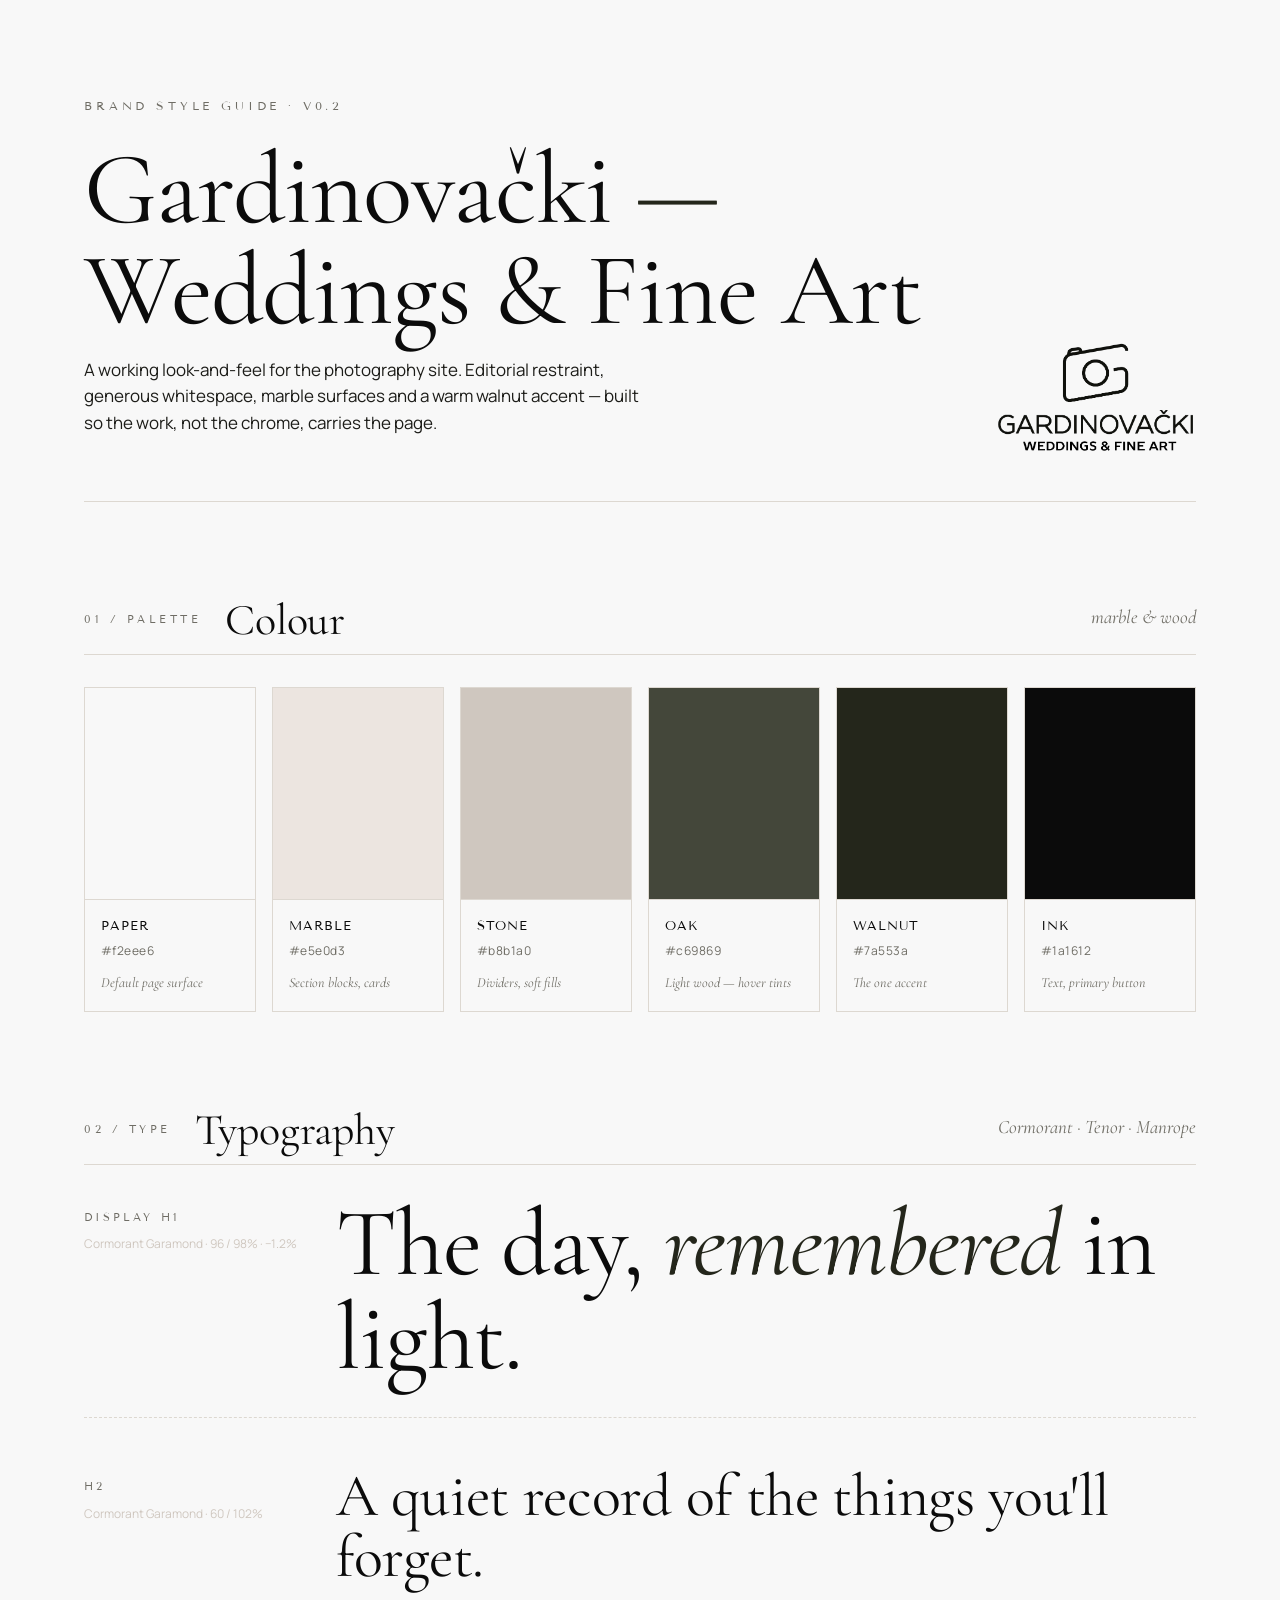
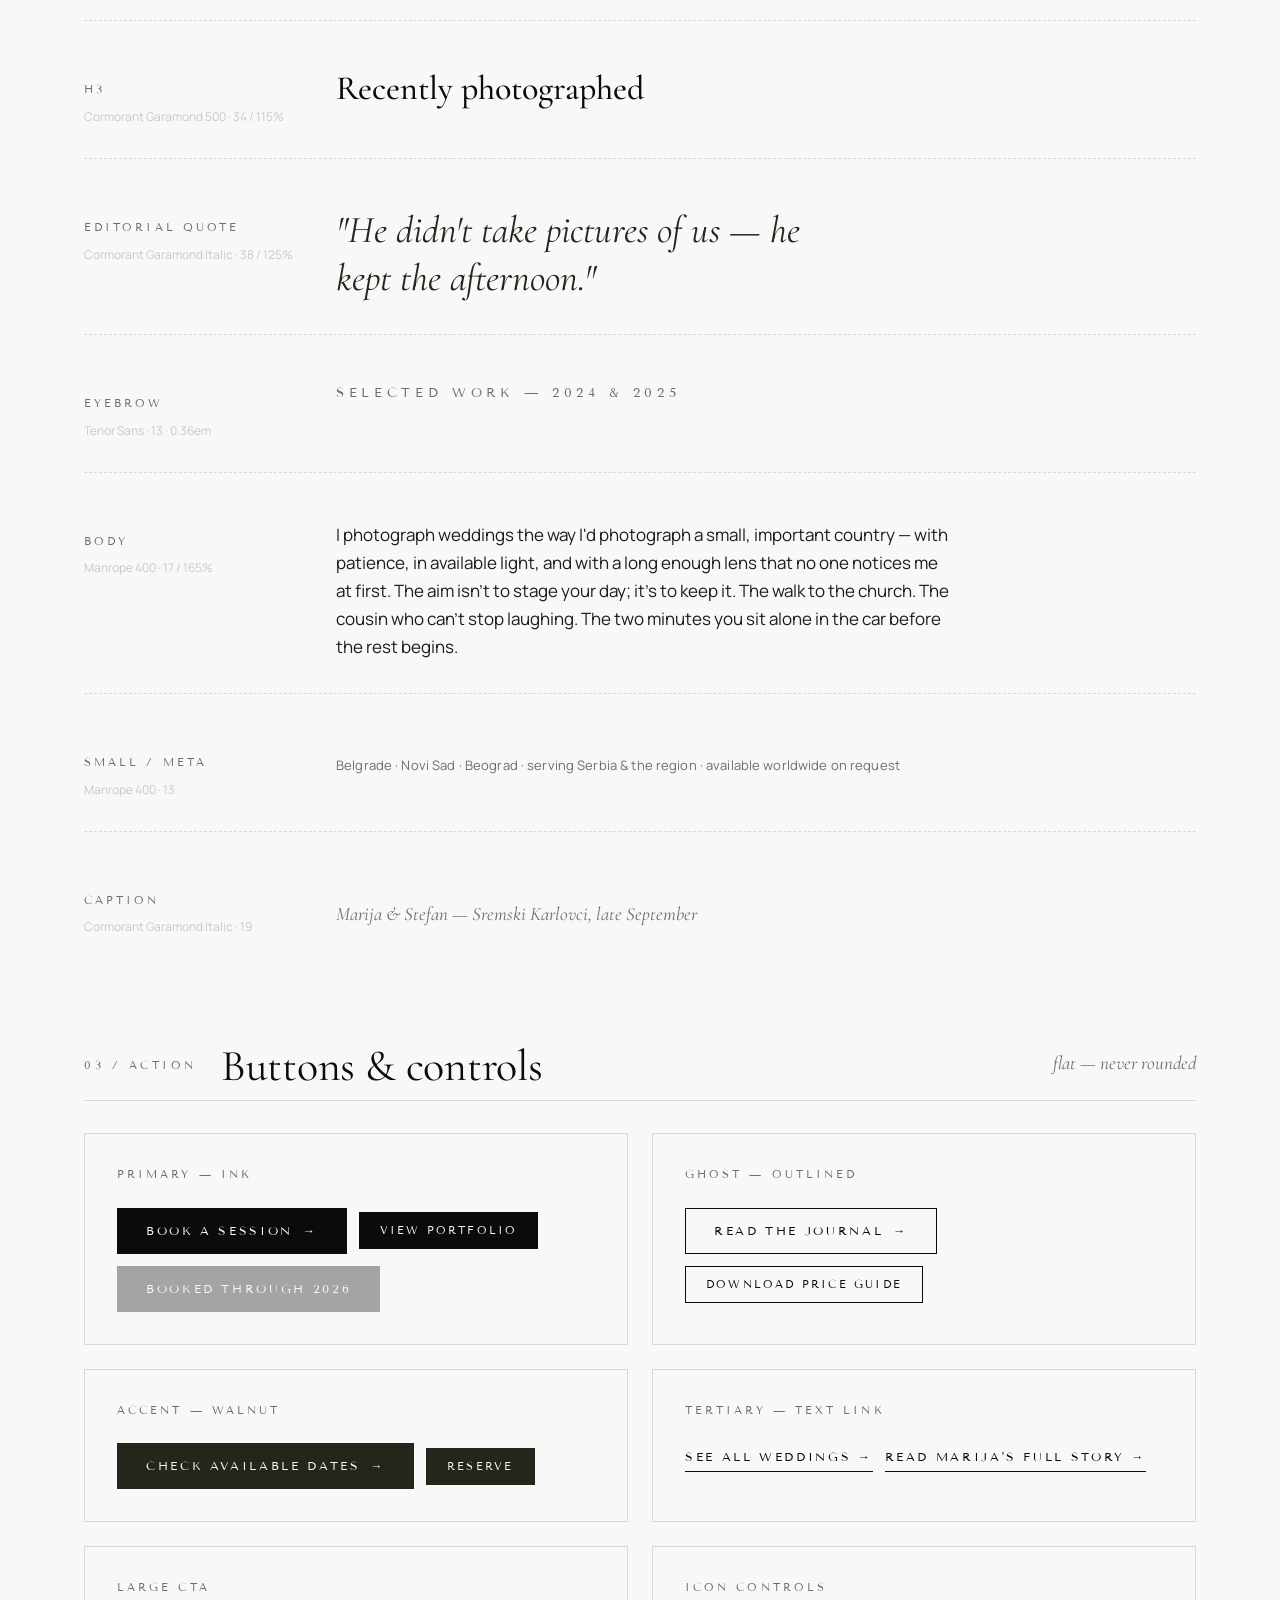
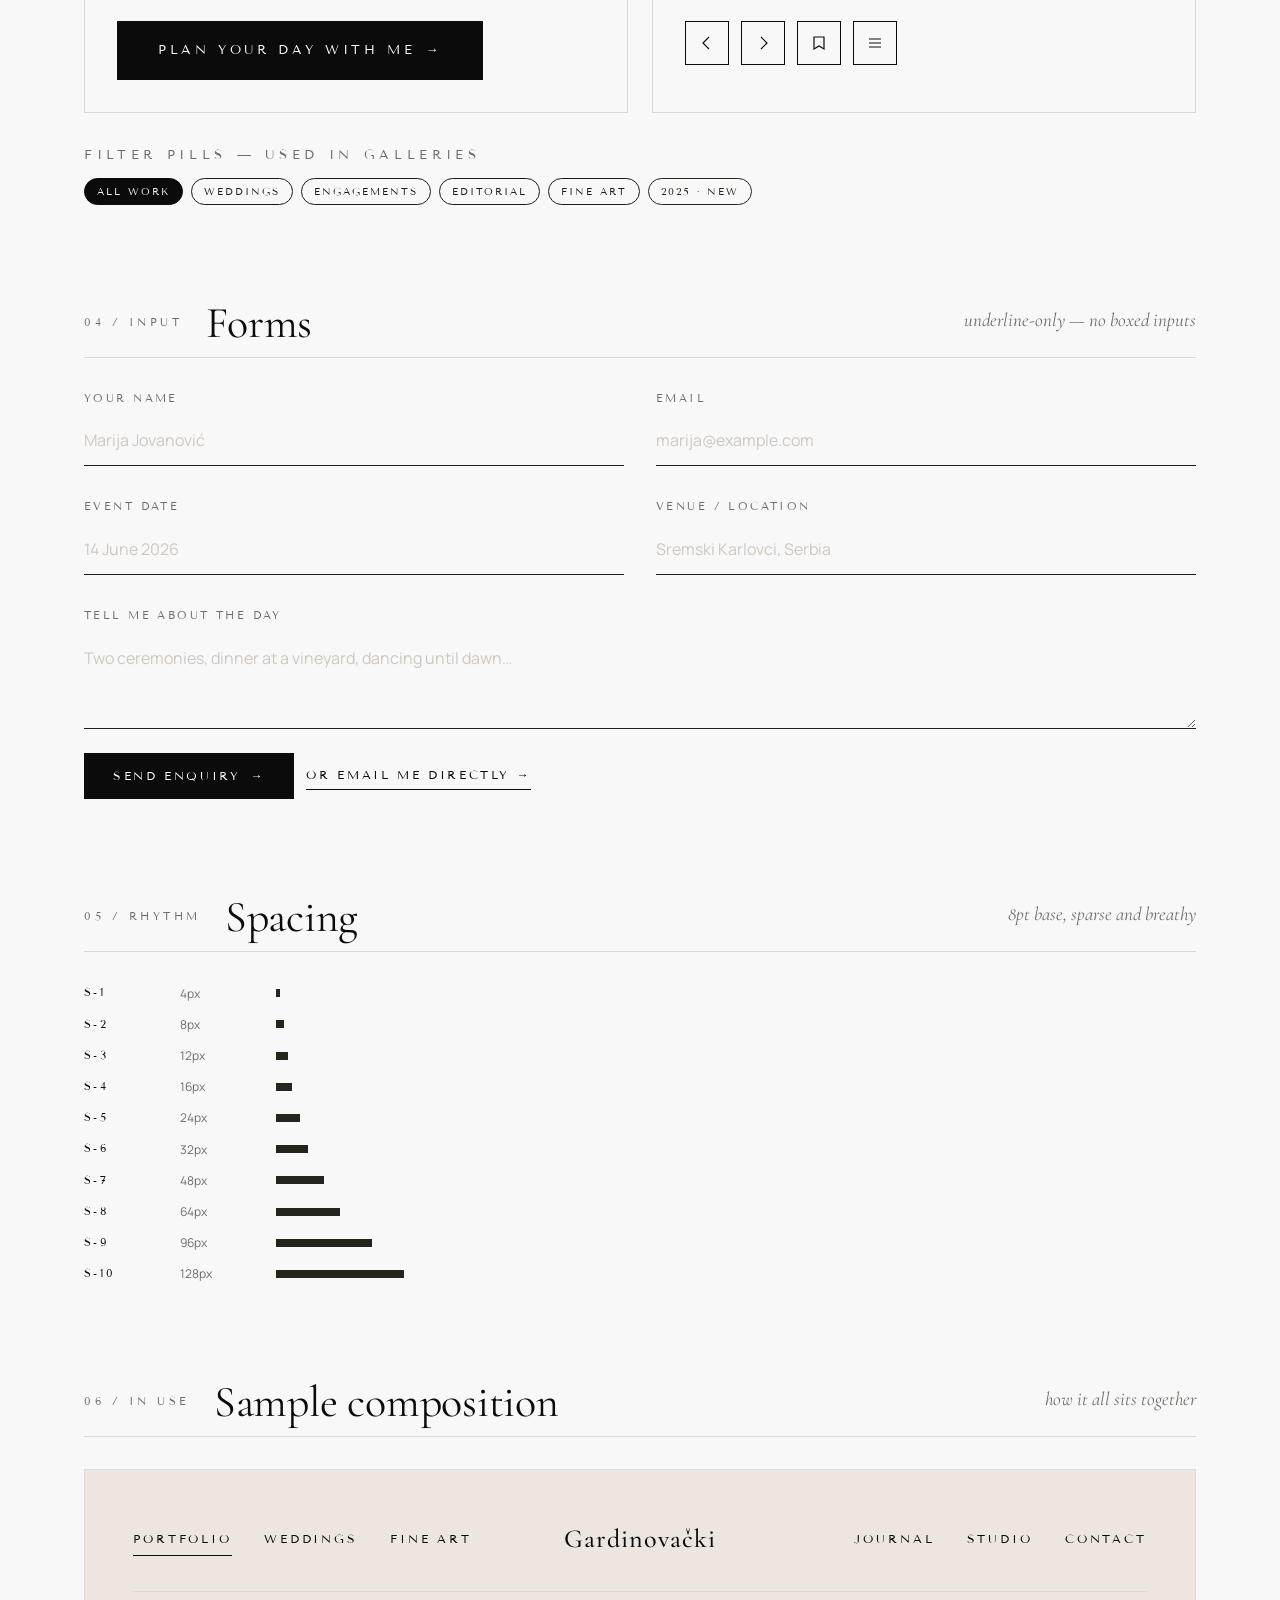
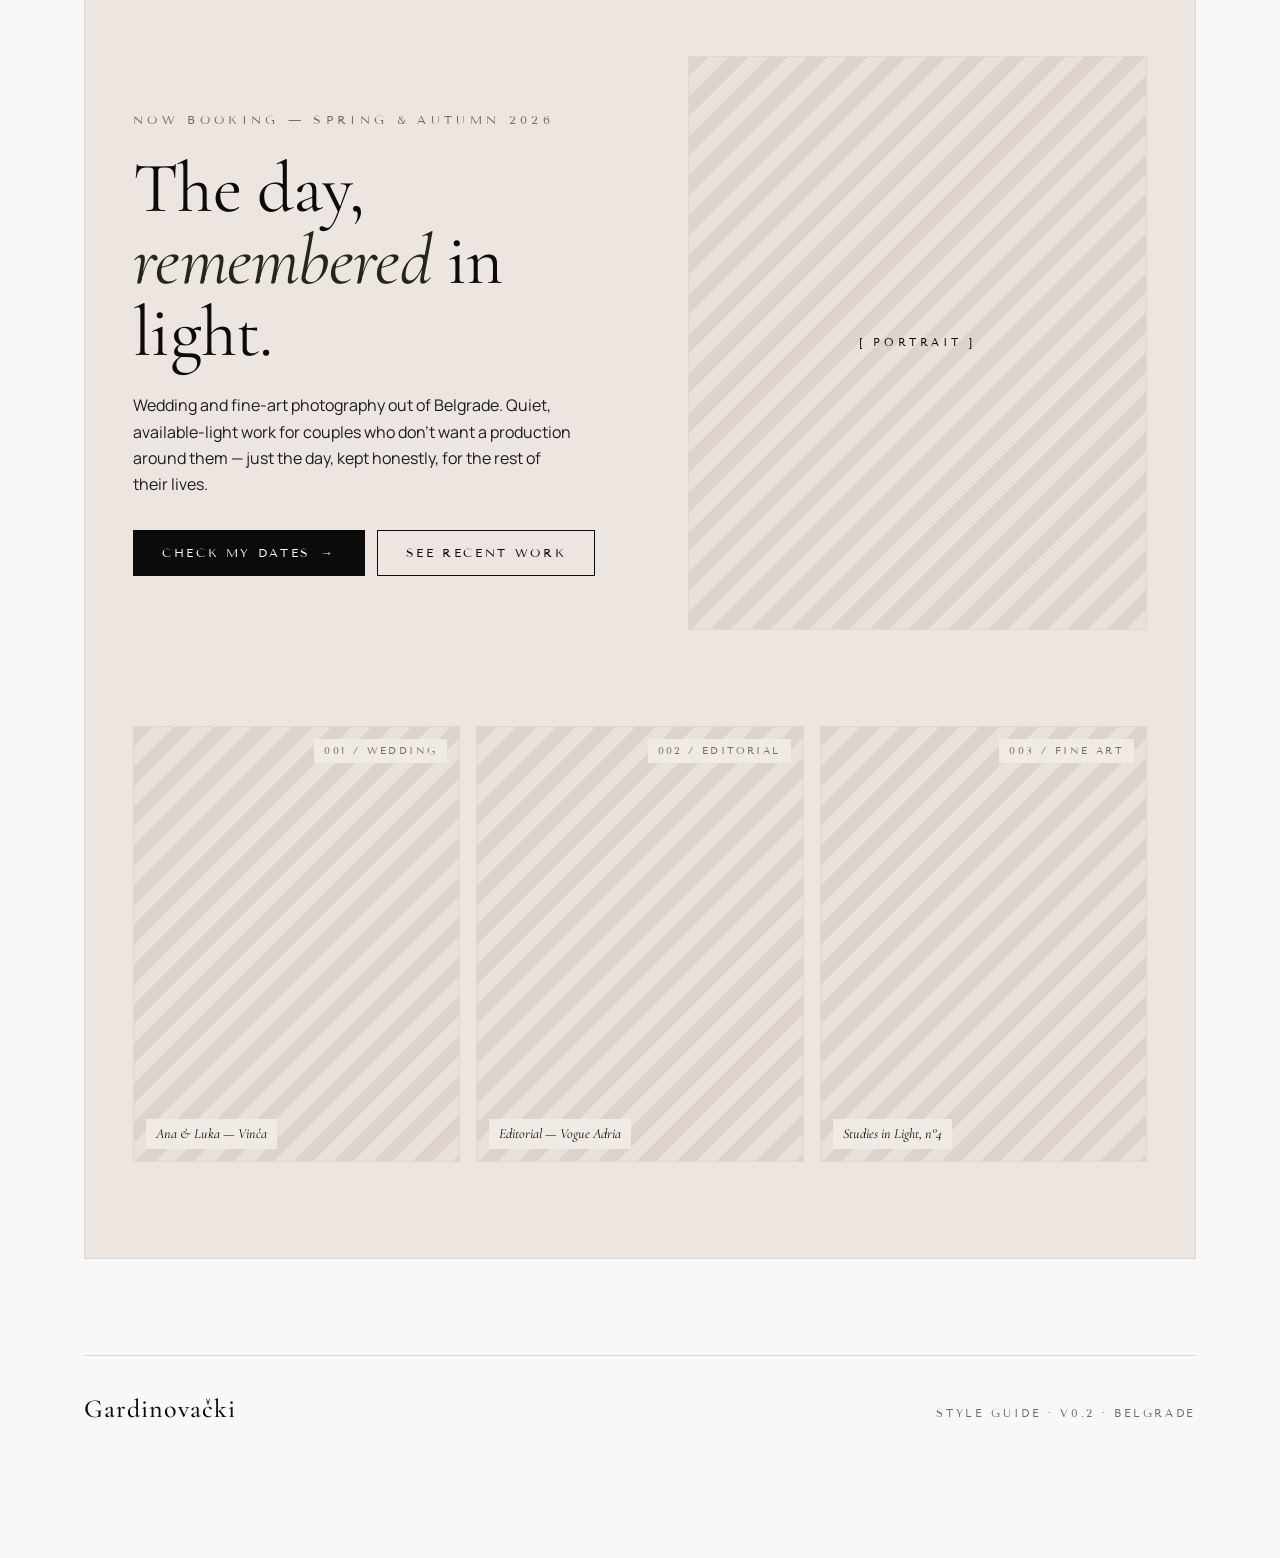
<file: Style Guide.html>
<!doctype html>
<html lang="en">
<head>
<meta charset="utf-8" />
<meta name="viewport" content="width=device-width, initial-scale=1" />
<title>Gardinovački — Style Guide</title>
<link rel="preconnect" href="https://fonts.googleapis.com" />
<link rel="preconnect" href="https://fonts.gstatic.com" crossorigin />
<link href="https://fonts.googleapis.com/css2?family=Cormorant+Garamond:ital,wght@0,300;0,400;0,500;0,600;0,700;1,300;1,400;1,500&family=Manrope:wght@300;400;500;600;700&family=Tenor+Sans&display=swap" rel="stylesheet" />
<style>
  :root{
    /* ——— Palette: marble & olive ——— */
    --paper:        #f8f8f8;  /* site background — page surface   */
    --marble:       #ece5e0;  /* accent — section blocks, cards   */
    --veining:      #cfc7bf;  /* stone mid — dividers, soft fills */
    --oak:          #44473a;  /* light olive — subtle tints       */
    --walnut:       #24261b;  /* contrast olive — the one accent  */
    --walnut-deep:  #0b0b0b;  /* near-black — accent hover        */
    --ink:          #0b0b0b;  /* font color — text, primary button */
    --ink-2:        #1c1c18;  /* body copy                        */
    --muted:        #6f6d65;  /* meta / supporting text           */
    --hairline:     #ddd8d1;
    --hairline-2:   #e6e1da;

    /* ——— Type ——— */
    --f-display: "Cormorant Garamond", "Garamond", "Times New Roman", serif;
    --f-italic:  "Cormorant Garamond", "Garamond", serif;
    --f-ui:      "Tenor Sans", "Optima", "Helvetica Neue", sans-serif;
    --f-body:    "Manrope", "Helvetica Neue", sans-serif;

    /* ——— Spacing (8pt) ——— */
    --s-1: 4px;
    --s-2: 8px;
    --s-3: 12px;
    --s-4: 16px;
    --s-5: 24px;
    --s-6: 32px;
    --s-7: 48px;
    --s-8: 64px;
    --s-9: 96px;
    --s-10: 128px;

    --r-0: 0px;
    --r-pill: 999px;
  }

  *{ box-sizing: border-box; }
  html, body { background: var(--paper); color: var(--ink); }
  body{
    margin: 0;
    font-family: var(--f-body);
    font-weight: 400;
    font-size: 16px;
    line-height: 1.6;
    color: var(--ink-2);
    -webkit-font-smoothing: antialiased;
    text-rendering: optimizeLegibility;
  }

  /* ——— Page layout ——— */
  .page{ max-width: 1240px; margin: 0 auto; padding: var(--s-9) var(--s-8) var(--s-10); }
  @media (max-width: 800px){
    .page{ padding: var(--s-7) var(--s-5) var(--s-8); }
  }

  /* ——— Brand header ——— */
  .brand{
    display: grid;
    grid-template-columns: 1fr auto;
    gap: var(--s-7);
    align-items: end;
    padding-bottom: var(--s-7);
    border-bottom: 1px solid var(--hairline);
  }
  .brand .eyebrow{
    font-family: var(--f-ui);
    text-transform: uppercase;
    letter-spacing: 0.32em;
    font-size: 12px;
    color: var(--muted);
    margin-bottom: var(--s-5);
  }
  .brand h1{
    font-family: var(--f-display);
    font-weight: 400;
    font-size: clamp(56px, 8vw, 108px);
    line-height: 0.98;
    letter-spacing: -0.01em;
    margin: 0 0 var(--s-4);
    color: var(--ink);
  }
  .brand h1 em{
    font-style: italic;
    font-family: var(--f-italic);
    font-weight: 400;
    color: var(--walnut);
  }
  .brand .lede{
    max-width: 56ch;
    font-family: var(--f-body);
    font-size: 17px;
    line-height: 1.55;
    color: var(--ink-2);
  }
  .brand-mark{ width: 200px; flex: none; }
  .brand-mark img{ width: 100%; height: auto; display: block; }
  @media (max-width: 800px){
    .brand{ grid-template-columns: 1fr; }
    .brand-mark{ width: 140px; }
  }

  /* ——— Section ——— */
  section{ margin-top: var(--s-9); }
  .sec-head{
    display: flex;
    align-items: baseline;
    justify-content: space-between;
    gap: var(--s-5);
    margin-bottom: var(--s-6);
    padding-bottom: var(--s-3);
    border-bottom: 1px solid var(--hairline);
  }
  .sec-head h2{
    font-family: var(--f-display);
    font-weight: 400;
    font-size: 44px;
    margin: 0;
    color: var(--ink);
    letter-spacing: -0.005em;
    line-height: 1;
  }
  .sec-head .sec-no{
    font-family: var(--f-ui);
    text-transform: uppercase;
    letter-spacing: 0.32em;
    font-size: 11px;
    color: var(--muted);
  }
  .sec-head .sec-meta{
    font-family: var(--f-italic);
    font-style: italic;
    font-size: 19px;
    color: var(--muted);
  }

  /* ——— Color palette ——— */
  .swatches{
    display: grid;
    grid-template-columns: repeat(6, 1fr);
    gap: var(--s-4);
  }
  @media (max-width: 1000px){ .swatches{ grid-template-columns: repeat(3, 1fr); } }
  @media (max-width: 560px){ .swatches{ grid-template-columns: repeat(2, 1fr); } }
  .sw{
    display: flex;
    flex-direction: column;
    border: 1px solid var(--hairline);
    background: var(--paper);
  }
  .sw-chip{
    aspect-ratio: 4/5;
    border-bottom: 1px solid var(--hairline);
  }
  .sw-meta{
    padding: var(--s-4);
    font-family: var(--f-ui);
    font-size: 12px;
    letter-spacing: 0.08em;
    text-transform: uppercase;
    color: var(--ink);
    display: flex;
    flex-direction: column;
    gap: var(--s-1);
  }
  .sw-meta .name{ font-size: 13px; }
  .sw-meta .hex{
    font-family: var(--f-body);
    font-size: 12px;
    color: var(--muted);
    letter-spacing: 0.04em;
    text-transform: lowercase;
    font-weight: 400;
  }
  .sw-meta .role{
    font-family: var(--f-italic);
    font-style: italic;
    font-size: 14px;
    text-transform: none;
    letter-spacing: 0;
    color: var(--muted);
    margin-top: var(--s-2);
  }

  /* ——— Typography specimens ——— */
  .type-stack{ display: flex; flex-direction: column; gap: var(--s-7); }
  .spec{
    display: grid;
    grid-template-columns: 220px 1fr;
    gap: var(--s-6);
    align-items: start;
    padding-bottom: var(--s-6);
    border-bottom: 1px dashed var(--hairline);
  }
  .spec:last-child{ border-bottom: none; padding-bottom: 0; }
  @media (max-width: 800px){ .spec{ grid-template-columns: 1fr; gap: var(--s-3); } }
  .spec-label{
    font-family: var(--f-ui);
    text-transform: uppercase;
    letter-spacing: 0.28em;
    font-size: 11px;
    color: var(--muted);
    padding-top: var(--s-3);
  }
  .spec-label small{
    display: block;
    margin-top: var(--s-2);
    font-family: var(--f-body);
    text-transform: none;
    letter-spacing: 0;
    font-size: 12px;
    color: var(--veining);
    font-weight: 400;
  }

  .t-h1{ font-family: var(--f-display); font-weight: 400; font-size: 96px; line-height: 0.98; letter-spacing: -0.012em; color: var(--ink); margin: 0; }
  .t-h2{ font-family: var(--f-display); font-weight: 400; font-size: 60px; line-height: 1.02; letter-spacing: -0.005em; color: var(--ink); margin: 0; }
  .t-h3{ font-family: var(--f-display); font-weight: 500; font-size: 34px; line-height: 1.15; letter-spacing: 0; color: var(--ink); margin: 0; }
  .t-quote{
    font-family: var(--f-italic);
    font-style: italic;
    font-weight: 400;
    font-size: 38px;
    line-height: 1.25;
    color: var(--walnut);
    margin: 0;
    max-width: 28ch;
  }
  .t-eyebrow{
    font-family: var(--f-ui);
    text-transform: uppercase;
    letter-spacing: 0.36em;
    font-size: 13px;
    color: var(--muted);
  }
  .t-body{
    font-family: var(--f-body);
    font-weight: 400;
    font-size: 17px;
    line-height: 1.65;
    color: var(--ink-2);
    max-width: 62ch;
    margin: 0;
  }
  .t-small{
    font-family: var(--f-body);
    font-size: 13px;
    line-height: 1.55;
    color: var(--muted);
    letter-spacing: 0.01em;
  }
  .t-caption{
    font-family: var(--f-italic);
    font-style: italic;
    font-size: 19px;
    color: var(--muted);
  }

  /* ——— Buttons ——— */
  .btn-grid{
    display: grid;
    grid-template-columns: 1fr 1fr;
    gap: var(--s-5);
  }
  @media (max-width: 800px){ .btn-grid{ grid-template-columns: 1fr; } }
  .btn-cell{
    border: 1px solid var(--hairline);
    background: var(--paper);
    padding: var(--s-6);
    display: flex;
    flex-direction: column;
    gap: var(--s-5);
  }
  .btn-cell .label{
    font-family: var(--f-ui);
    text-transform: uppercase;
    letter-spacing: 0.28em;
    font-size: 11px;
    color: var(--muted);
  }
  .btn-row{ display: flex; flex-wrap: wrap; gap: var(--s-3); align-items: center; }

  .btn{
    font-family: var(--f-ui);
    text-transform: uppercase;
    letter-spacing: 0.22em;
    font-size: 12px;
    padding: 16px 28px;
    border: 1px solid var(--ink);
    background: var(--ink);
    color: var(--paper);
    cursor: pointer;
    transition: all .25s ease;
    display: inline-flex;
    align-items: center;
    gap: 10px;
    border-radius: var(--r-0);
    text-decoration: none;
    line-height: 1;
  }
  .btn:hover{ background: var(--walnut-deep); border-color: var(--walnut-deep); }
  .btn .arrow{ display: inline-block; transition: transform .3s ease; }
  .btn:hover .arrow{ transform: translateX(4px); }

  .btn--ghost{
    background: transparent;
    color: var(--ink);
  }
  .btn--ghost:hover{ background: var(--ink); color: var(--paper); border-color: var(--ink); }

  .btn--wood{
    background: var(--walnut);
    border-color: var(--walnut);
    color: var(--paper);
  }
  .btn--wood:hover{ background: var(--walnut-deep); border-color: var(--walnut-deep); }

  .btn--small{ padding: 12px 20px; font-size: 11px; letter-spacing: 0.2em; }
  .btn--lg{ padding: 22px 40px; font-size: 13px; letter-spacing: 0.28em; }

  .btn--link{
    background: transparent;
    border: none;
    color: var(--ink);
    padding: 8px 0;
    border-bottom: 1px solid var(--ink);
    border-radius: 0;
  }
  .btn--link:hover{ background: transparent; color: var(--walnut-deep); border-color: var(--walnut-deep); }

  .btn:disabled, .btn[aria-disabled="true"]{
    opacity: .35;
    cursor: not-allowed;
  }

  .iconbtn{
    width: 44px; height: 44px;
    display: inline-flex; align-items: center; justify-content: center;
    border: 1px solid var(--ink);
    background: transparent;
    color: var(--ink);
    cursor: pointer;
    transition: all .2s ease;
  }
  .iconbtn:hover{ background: var(--ink); color: var(--paper); }

  /* ——— Forms ——— */
  .form-grid{ display: grid; grid-template-columns: 1fr 1fr; gap: var(--s-6); }
  @media (max-width: 800px){ .form-grid{ grid-template-columns: 1fr; } }
  .field{ display: flex; flex-direction: column; gap: var(--s-2); }
  .field label{
    font-family: var(--f-ui);
    text-transform: uppercase;
    letter-spacing: 0.22em;
    font-size: 11px;
    color: var(--muted);
  }
  .field input, .field textarea, .field select{
    font-family: var(--f-body);
    font-size: 16px;
    padding: 14px 0;
    background: transparent;
    border: none;
    border-bottom: 1px solid var(--ink-2);
    color: var(--ink);
    outline: none;
    transition: border-color .2s ease;
  }
  .field input::placeholder, .field textarea::placeholder{ color: var(--veining); }
  .field input:focus, .field textarea:focus, .field select:focus{
    border-bottom-color: var(--walnut);
  }
  .field textarea{ resize: vertical; min-height: 96px; }

  /* ——— Spacing scale viz ——— */
  .scale{ display: flex; flex-direction: column; gap: var(--s-3); }
  .scale-row{ display: grid; grid-template-columns: 80px 80px 1fr; gap: var(--s-4); align-items: center; }
  .scale-row .name{ font-family: var(--f-ui); text-transform: uppercase; letter-spacing: 0.22em; font-size: 11px; color: var(--ink); }
  .scale-row .px{ font-family: var(--f-body); font-size: 12px; color: var(--muted); }
  .scale-bar{ height: 8px; background: var(--walnut); }

  /* ——— Sample composition ——— */
  .composition{
    background: var(--marble);
    border: 1px solid var(--hairline);
    padding: var(--s-7) var(--s-7) var(--s-9);
  }
  .nav{
    display: grid;
    grid-template-columns: 1fr auto 1fr;
    align-items: center;
    padding-bottom: var(--s-6);
    border-bottom: 1px solid var(--hairline);
    gap: var(--s-5);
  }
  .nav-l, .nav-r{ display: flex; gap: var(--s-6); }
  .nav-r{ justify-content: flex-end; }
  .nav a{
    font-family: var(--f-ui);
    text-transform: uppercase;
    letter-spacing: 0.24em;
    font-size: 12px;
    color: var(--ink);
    text-decoration: none;
    position: relative;
    padding: 4px 0;
  }
  .nav a::after{
    content: "";
    position: absolute;
    left: 0; right: 0; bottom: -4px;
    height: 1px;
    background: var(--ink);
    transform: scaleX(0);
    transform-origin: left;
    transition: transform .3s ease;
  }
  .nav a:hover::after, .nav a.active::after{ transform: scaleX(1); }
  .nav .nav-mark{
    font-family: var(--f-display);
    font-size: 26px;
    letter-spacing: 0.04em;
    color: var(--ink);
    font-weight: 500;
  }

  .hero{
    display: grid;
    grid-template-columns: 1.05fr 0.95fr;
    gap: var(--s-7);
    margin-top: var(--s-8);
    align-items: center;
  }
  @media (max-width: 900px){ .hero{ grid-template-columns: 1fr; } }
  .hero .eyebrow{
    font-family: var(--f-ui);
    text-transform: uppercase;
    letter-spacing: 0.36em;
    font-size: 12px;
    color: var(--muted);
    margin-bottom: var(--s-5);
  }
  .hero h3{
    font-family: var(--f-display);
    font-weight: 400;
    font-size: clamp(44px, 5.6vw, 76px);
    line-height: 1;
    letter-spacing: -0.01em;
    margin: 0 0 var(--s-5);
    color: var(--ink);
  }
  .hero h3 em{ font-family: var(--f-italic); font-style: italic; color: var(--walnut); font-weight: 400; }
  .hero p{
    font-family: var(--f-body);
    font-size: 16px;
    line-height: 1.65;
    color: var(--ink-2);
    max-width: 44ch;
    margin: 0 0 var(--s-6);
  }
  .hero .ctas{ display: flex; gap: var(--s-3); flex-wrap: wrap; }

  .hero-img{
    aspect-ratio: 4/5;
    background:
      repeating-linear-gradient(135deg,
        rgba(122,85,58,0.12) 0 14px,
        rgba(122,85,58,0.03) 14px 28px),
      var(--marble);
    border: 1px solid var(--hairline);
    position: relative;
  }
  .hero-img::after{
    content: "[ portrait ]";
    position: absolute;
    inset: 0;
    display: flex;
    align-items: center;
    justify-content: center;
    font-family: var(--f-ui);
    font-size: 11px;
    letter-spacing: 0.32em;
    text-transform: uppercase;
    color: var(--walnut-deep);
  }

  .gallery{
    margin-top: var(--s-9);
    display: grid;
    grid-template-columns: repeat(3, 1fr);
    gap: var(--s-4);
  }
  @media (max-width: 800px){ .gallery{ grid-template-columns: 1fr 1fr; } }
  .ph{
    aspect-ratio: 3/4;
    background:
      repeating-linear-gradient(135deg,
        rgba(122,85,58,0.12) 0 14px,
        rgba(122,85,58,0.03) 14px 28px),
      var(--marble);
    border: 1px solid var(--hairline);
    position: relative;
    overflow: hidden;
  }
  .ph .ph-label{
    position: absolute;
    bottom: var(--s-3); left: var(--s-3);
    font-family: var(--f-italic);
    font-style: italic;
    font-size: 14px;
    color: var(--ink);
    background: rgba(242,238,230,.88);
    padding: 4px 10px;
  }
  .ph .ph-meta{
    position: absolute;
    top: var(--s-3); right: var(--s-3);
    font-family: var(--f-ui);
    font-size: 10px;
    letter-spacing: 0.24em;
    color: var(--muted);
    text-transform: uppercase;
    background: rgba(242,238,230,.88);
    padding: 4px 10px;
  }

  /* ——— Tags / pills ——— */
  .pills{ display: flex; gap: var(--s-2); flex-wrap: wrap; }
  .pill{
    font-family: var(--f-ui);
    text-transform: uppercase;
    letter-spacing: 0.2em;
    font-size: 10px;
    padding: 6px 12px;
    border: 1px solid var(--ink-2);
    color: var(--ink-2);
    border-radius: var(--r-pill);
    background: transparent;
    cursor: pointer;
    transition: all .2s ease;
  }
  .pill:hover, .pill.active{ background: var(--ink); color: var(--paper); border-color: var(--ink); }
  .pill--wood{ border-color: var(--walnut); color: var(--walnut); }
  .pill--wood:hover, .pill--wood.active{ background: var(--walnut); color: var(--paper); }

  /* ——— Footer ——— */
  .end{
    margin-top: var(--s-9);
    padding-top: var(--s-6);
    border-top: 1px solid var(--hairline);
    display: flex;
    justify-content: space-between;
    align-items: baseline;
    gap: var(--s-5);
    flex-wrap: wrap;
  }
  .end .mark{
    font-family: var(--f-display);
    font-size: 26px;
    letter-spacing: 0.04em;
    color: var(--ink);
    font-weight: 500;
  }
  .end .meta{
    font-family: var(--f-ui);
    text-transform: uppercase;
    letter-spacing: 0.24em;
    font-size: 11px;
    color: var(--muted);
  }

  /* utilities */
  .row{ display: flex; gap: var(--s-5); align-items: center; flex-wrap: wrap; }
</style>
</head>
<body>
<main class="page" data-screen-label="01 Style Guide">

  <!-- ═════════════════════════════════════════ HEADER -->
  <header class="brand">
    <div>
      <div class="eyebrow">Brand Style Guide · v0.2</div>
      <h1>Gardinovački <em>—</em><br/>Weddings &amp; Fine Art</h1>
      <p class="lede">A working look-and-feel for the photography site. Editorial restraint, generous whitespace, marble surfaces and a warm walnut accent — built so the work, not the chrome, carries the page.</p>
    </div>
    <div class="brand-mark">
      <img src="assets/logo.webp" alt="Gardinovački — Weddings &amp; Fine Art" />
    </div>
  </header>

  <!-- ═════════════════════════════════════════ COLOR -->
  <section>
    <div class="sec-head">
      <div class="row" style="gap: var(--s-5);">
        <span class="sec-no">01 / Palette</span>
        <h2>Colour</h2>
      </div>
      <span class="sec-meta">marble &amp; wood</span>
    </div>

    <div class="swatches">
      <div class="sw">
        <div class="sw-chip" style="background: var(--paper);"></div>
        <div class="sw-meta">
          <span class="name">Paper</span>
          <span class="hex">#f2eee6</span>
          <span class="role">Default page surface</span>
        </div>
      </div>
      <div class="sw">
        <div class="sw-chip" style="background: var(--marble);"></div>
        <div class="sw-meta">
          <span class="name">Marble</span>
          <span class="hex">#e5e0d3</span>
          <span class="role">Section blocks, cards</span>
        </div>
      </div>
      <div class="sw">
        <div class="sw-chip" style="background: var(--veining);"></div>
        <div class="sw-meta">
          <span class="name">Stone</span>
          <span class="hex">#b8b1a0</span>
          <span class="role">Dividers, soft fills</span>
        </div>
      </div>
      <div class="sw">
        <div class="sw-chip" style="background: var(--oak);"></div>
        <div class="sw-meta">
          <span class="name">Oak</span>
          <span class="hex">#c69869</span>
          <span class="role">Light wood — hover tints</span>
        </div>
      </div>
      <div class="sw">
        <div class="sw-chip" style="background: var(--walnut);"></div>
        <div class="sw-meta">
          <span class="name">Walnut</span>
          <span class="hex">#7a553a</span>
          <span class="role">The one accent</span>
        </div>
      </div>
      <div class="sw">
        <div class="sw-chip" style="background: var(--ink);"></div>
        <div class="sw-meta">
          <span class="name">Ink</span>
          <span class="hex">#1a1612</span>
          <span class="role">Text, primary button</span>
        </div>
      </div>
    </div>
  </section>

  <!-- ═════════════════════════════════════════ TYPE -->
  <section>
    <div class="sec-head">
      <div class="row" style="gap: var(--s-5);">
        <span class="sec-no">02 / Type</span>
        <h2>Typography</h2>
      </div>
      <span class="sec-meta">Cormorant · Tenor · Manrope</span>
    </div>

    <div class="type-stack">

      <div class="spec">
        <div class="spec-label">Display H1 <small>Cormorant Garamond · 96 / 98% · −1.2%</small></div>
        <h1 class="t-h1">The day, <em style="font-family: var(--f-italic); font-style: italic; color: var(--walnut); font-weight: 400;">remembered</em> in light.</h1>
      </div>

      <div class="spec">
        <div class="spec-label">H2 <small>Cormorant Garamond · 60 / 102%</small></div>
        <h2 class="t-h2">A quiet record of the things you'll forget.</h2>
      </div>

      <div class="spec">
        <div class="spec-label">H3 <small>Cormorant Garamond 500 · 34 / 115%</small></div>
        <h3 class="t-h3">Recently photographed</h3>
      </div>

      <div class="spec">
        <div class="spec-label">Editorial Quote <small>Cormorant Garamond Italic · 38 / 125%</small></div>
        <p class="t-quote">"He didn't take pictures of us — he kept the afternoon."</p>
      </div>

      <div class="spec">
        <div class="spec-label">Eyebrow <small>Tenor Sans · 13 · 0.36em</small></div>
        <div class="t-eyebrow">Selected work — 2024 &amp; 2025</div>
      </div>

      <div class="spec">
        <div class="spec-label">Body <small>Manrope 400 · 17 / 165%</small></div>
        <p class="t-body">I photograph weddings the way I'd photograph a small, important country — with patience, in available light, and with a long enough lens that no one notices me at first. The aim isn't to stage your day; it's to keep it. The walk to the church. The cousin who can't stop laughing. The two minutes you sit alone in the car before the rest begins.</p>
      </div>

      <div class="spec">
        <div class="spec-label">Small / Meta <small>Manrope 400 · 13</small></div>
        <p class="t-small">Belgrade · Novi Sad · Beograd · serving Serbia &amp; the region · available worldwide on request</p>
      </div>

      <div class="spec">
        <div class="spec-label">Caption <small>Cormorant Garamond Italic · 19</small></div>
        <p class="t-caption">Marija &amp; Stefan — Sremski Karlovci, late September</p>
      </div>

    </div>
  </section>

  <!-- ═════════════════════════════════════════ BUTTONS -->
  <section>
    <div class="sec-head">
      <div class="row" style="gap: var(--s-5);">
        <span class="sec-no">03 / Action</span>
        <h2>Buttons &amp; controls</h2>
      </div>
      <span class="sec-meta">flat — never rounded</span>
    </div>

    <div class="btn-grid">
      <div class="btn-cell">
        <span class="label">Primary — ink</span>
        <div class="btn-row">
          <button class="btn">Book a session <span class="arrow">→</span></button>
          <button class="btn btn--small">View portfolio</button>
          <button class="btn" disabled>Booked through 2026</button>
        </div>
      </div>

      <div class="btn-cell">
        <span class="label">Ghost — outlined</span>
        <div class="btn-row">
          <button class="btn btn--ghost">Read the journal <span class="arrow">→</span></button>
          <button class="btn btn--ghost btn--small">Download price guide</button>
        </div>
      </div>

      <div class="btn-cell">
        <span class="label">Accent — walnut</span>
        <div class="btn-row">
          <button class="btn btn--wood">Check available dates <span class="arrow">→</span></button>
          <button class="btn btn--wood btn--small">Reserve</button>
        </div>
      </div>

      <div class="btn-cell">
        <span class="label">Tertiary — text link</span>
        <div class="btn-row">
          <button class="btn btn--link">See all weddings →</button>
          <button class="btn btn--link">Read Marija's full story →</button>
        </div>
      </div>

      <div class="btn-cell">
        <span class="label">Large CTA</span>
        <div class="btn-row">
          <button class="btn btn--lg">Plan your day with me <span class="arrow">→</span></button>
        </div>
      </div>

      <div class="btn-cell">
        <span class="label">Icon controls</span>
        <div class="btn-row">
          <button class="iconbtn" aria-label="Previous">
            <svg width="18" height="18" viewBox="0 0 18 18" fill="none" stroke="currentColor" stroke-width="1.2"><path d="M11 3 L5 9 L11 15"/></svg>
          </button>
          <button class="iconbtn" aria-label="Next">
            <svg width="18" height="18" viewBox="0 0 18 18" fill="none" stroke="currentColor" stroke-width="1.2"><path d="M7 3 L13 9 L7 15"/></svg>
          </button>
          <button class="iconbtn" aria-label="Save">
            <svg width="18" height="18" viewBox="0 0 18 18" fill="none" stroke="currentColor" stroke-width="1.2"><path d="M4 3 H14 V15 L9 12 L4 15 Z"/></svg>
          </button>
          <button class="iconbtn" aria-label="Menu">
            <svg width="18" height="18" viewBox="0 0 18 18" fill="none" stroke="currentColor" stroke-width="1.2"><path d="M3 5 H15 M3 9 H15 M3 13 H15"/></svg>
          </button>
        </div>
      </div>
    </div>

    <div style="margin-top: var(--s-6);">
      <div class="t-eyebrow" style="margin-bottom: var(--s-3);">Filter pills — used in galleries</div>
      <div class="pills">
        <button class="pill active">All work</button>
        <button class="pill">Weddings</button>
        <button class="pill">Engagements</button>
        <button class="pill">Editorial</button>
        <button class="pill">Fine art</button>
        <button class="pill pill--wood">2025 ·  new</button>
      </div>
    </div>
  </section>

  <!-- ═════════════════════════════════════════ FORMS -->
  <section>
    <div class="sec-head">
      <div class="row" style="gap: var(--s-5);">
        <span class="sec-no">04 / Input</span>
        <h2>Forms</h2>
      </div>
      <span class="sec-meta">underline-only — no boxed inputs</span>
    </div>

    <div class="form-grid">
      <div class="field">
        <label>Your name</label>
        <input type="text" placeholder="Marija Jovanović" />
      </div>
      <div class="field">
        <label>Email</label>
        <input type="email" placeholder="marija@example.com" />
      </div>
      <div class="field">
        <label>Event date</label>
        <input type="text" placeholder="14 June 2026" />
      </div>
      <div class="field">
        <label>Venue / location</label>
        <input type="text" placeholder="Sremski Karlovci, Serbia" />
      </div>
      <div class="field" style="grid-column: 1 / -1;">
        <label>Tell me about the day</label>
        <textarea placeholder="Two ceremonies, dinner at a vineyard, dancing until dawn…"></textarea>
      </div>
    </div>

    <div class="btn-row" style="margin-top: var(--s-5);">
      <button class="btn">Send enquiry <span class="arrow">→</span></button>
      <button class="btn btn--link">Or email me directly →</button>
    </div>
  </section>

  <!-- ═════════════════════════════════════════ SPACING -->
  <section>
    <div class="sec-head">
      <div class="row" style="gap: var(--s-5);">
        <span class="sec-no">05 / Rhythm</span>
        <h2>Spacing</h2>
      </div>
      <span class="sec-meta">8pt base, sparse and breathy</span>
    </div>

    <div class="scale">
      <div class="scale-row"><span class="name">s-1</span><span class="px">4px</span><div class="scale-bar" style="width: 4px;"></div></div>
      <div class="scale-row"><span class="name">s-2</span><span class="px">8px</span><div class="scale-bar" style="width: 8px;"></div></div>
      <div class="scale-row"><span class="name">s-3</span><span class="px">12px</span><div class="scale-bar" style="width: 12px;"></div></div>
      <div class="scale-row"><span class="name">s-4</span><span class="px">16px</span><div class="scale-bar" style="width: 16px;"></div></div>
      <div class="scale-row"><span class="name">s-5</span><span class="px">24px</span><div class="scale-bar" style="width: 24px;"></div></div>
      <div class="scale-row"><span class="name">s-6</span><span class="px">32px</span><div class="scale-bar" style="width: 32px;"></div></div>
      <div class="scale-row"><span class="name">s-7</span><span class="px">48px</span><div class="scale-bar" style="width: 48px;"></div></div>
      <div class="scale-row"><span class="name">s-8</span><span class="px">64px</span><div class="scale-bar" style="width: 64px;"></div></div>
      <div class="scale-row"><span class="name">s-9</span><span class="px">96px</span><div class="scale-bar" style="width: 96px;"></div></div>
      <div class="scale-row"><span class="name">s-10</span><span class="px">128px</span><div class="scale-bar" style="width: 128px;"></div></div>
    </div>
  </section>

  <!-- ═════════════════════════════════════════ COMPOSITION -->
  <section>
    <div class="sec-head">
      <div class="row" style="gap: var(--s-5);">
        <span class="sec-no">06 / In use</span>
        <h2>Sample composition</h2>
      </div>
      <span class="sec-meta">how it all sits together</span>
    </div>

    <div class="composition">
      <nav class="nav">
        <div class="nav-l">
          <a href="#" class="active">Portfolio</a>
          <a href="#">Weddings</a>
          <a href="#">Fine Art</a>
        </div>
        <div class="nav-mark">Gardinovački</div>
        <div class="nav-r">
          <a href="#">Journal</a>
          <a href="#">Studio</a>
          <a href="#">Contact</a>
        </div>
      </nav>

      <div class="hero">
        <div>
          <div class="eyebrow">Now booking — Spring &amp; Autumn 2026</div>
          <h3>The day, <em>remembered</em> in light.</h3>
          <p>Wedding and fine-art photography out of Belgrade. Quiet, available-light work for couples who don't want a production around them — just the day, kept honestly, for the rest of their lives.</p>
          <div class="ctas">
            <button class="btn">Check my dates <span class="arrow">→</span></button>
            <button class="btn btn--ghost">See recent work</button>
          </div>
        </div>
        <div class="hero-img"></div>
      </div>

      <div class="gallery">
        <div class="ph">
          <span class="ph-meta">001 / Wedding</span>
          <span class="ph-label">Ana &amp; Luka — Vinča</span>
        </div>
        <div class="ph">
          <span class="ph-meta">002 / Editorial</span>
          <span class="ph-label">Editorial — Vogue Adria</span>
        </div>
        <div class="ph">
          <span class="ph-meta">003 / Fine art</span>
          <span class="ph-label">Studies in Light, n°4</span>
        </div>
      </div>
    </div>
  </section>

  <!-- ═════════════════════════════════════════ FOOTER -->
  <footer class="end">
    <span class="mark">Gardinovački</span>
    <span class="meta">Style guide · v0.2 · Belgrade</span>
  </footer>

</main>
</body>
</html>
</file>
